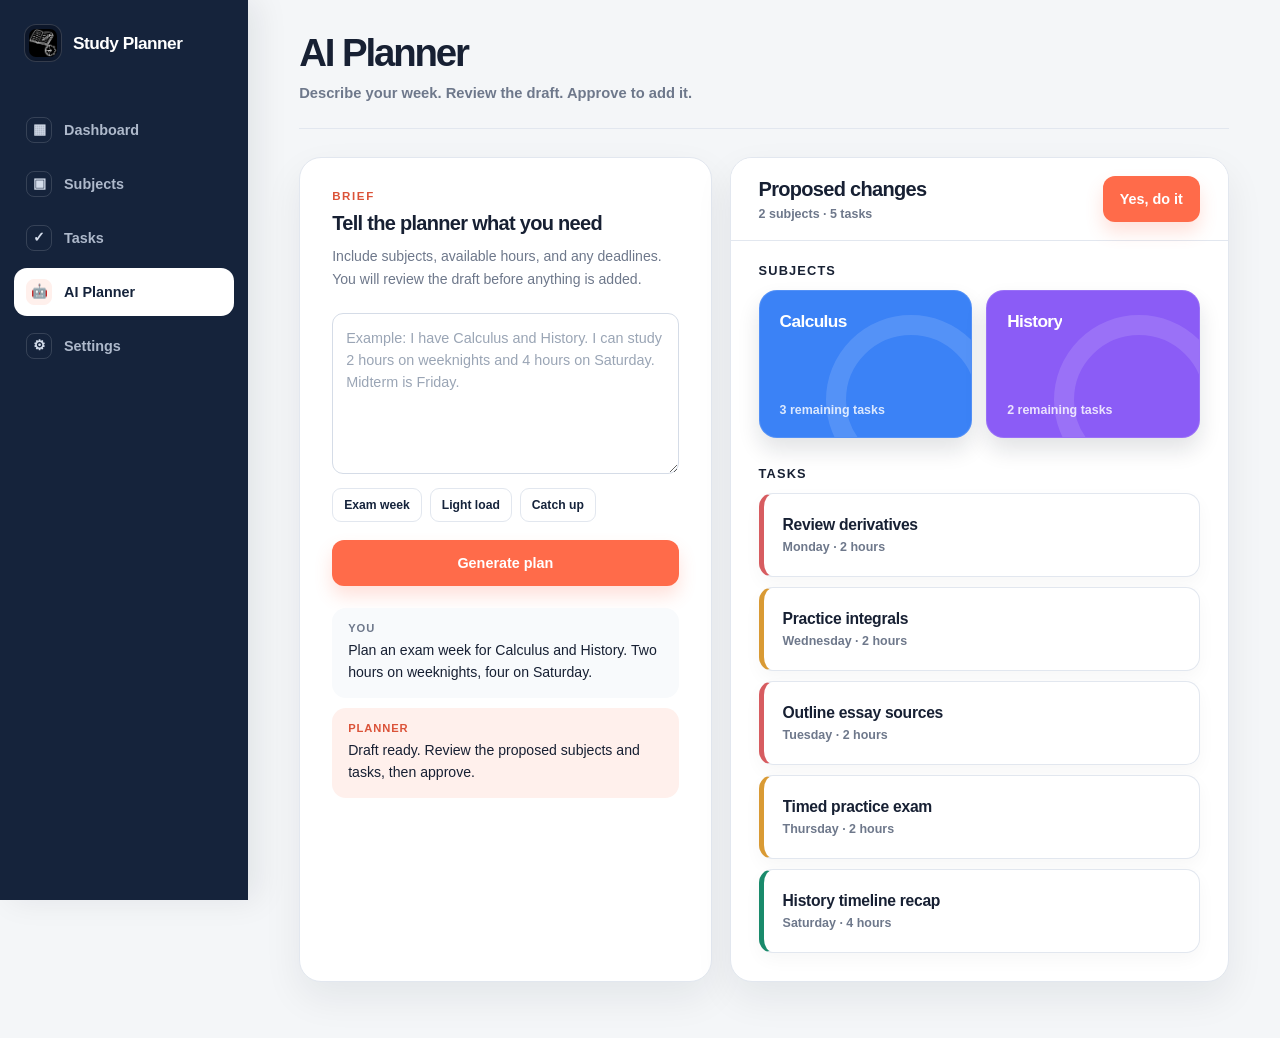
<file: HTML/ai-planner2.html>
<!DOCTYPE html>
<html lang="en">
  <head>
    <meta charset="UTF-8" />
    <meta name="viewport" content="width=device-width, initial-scale=1.0" />
    <meta name="theme-color" content="#15233b" />
    <title>AI Planner | Study Planner</title>
    <link
      rel="icon"
      type="image/png"
      sizes="16x16"
      href="../Assets/favicon.png"
    />
    <link rel="stylesheet" href="../CSS/app-shell.css?v=3" />
    <link rel="stylesheet" href="../CSS/ai-planner-style.css?v=1" />
  </head>
  <body>
    <nav id="sidebar" aria-label="Main navigation">
      <div id="brand">
        <img src="../Assets/icon.png" alt="" class="website-logo" />
        <a href="index.html" id="website-name">Study Planner</a>
      </div>

      <ul id="nav-list">
        <li class="nav-item">
          <a href="dashboard.html" class="nav-link"
            ><span class="nav-icon" aria-hidden="true">&#9638;</span
            ><span>Dashboard</span></a
          >
        </li>
        <li class="nav-item">
          <a href="subject-management.html" class="nav-link"
            ><span class="nav-icon" aria-hidden="true">&#9635;</span
            ><span>Subjects</span></a
          >
        </li>
        <li class="nav-item">
          <a href="task-management.html" class="nav-link"
            ><span class="nav-icon" aria-hidden="true">&#10003;</span
            ><span>Tasks</span></a
          >
        </li>
        <li class="nav-item">
          <a
            href="ai-planner2.html"
            class="nav-link active"
            aria-current="page"
            ><span class="nav-icon" aria-hidden="true">&#129302;</span
            ><span>AI Planner</span></a
          >
        </li>
        <li class="nav-item">
          <a href="settings.html" class="nav-link"
            ><span class="nav-icon" aria-hidden="true">&#9881;</span
            ><span>Settings</span></a
          >
        </li>
      </ul>
    </nav>

    <main id="main-content">
      <header id="top">
        <div id="page-title">
          <h1>AI Planner</h1>
          <p>
            Describe your week. Review the draft. Approve to add it.
          </p>
        </div>
      </header>

      <section id="ai-workspace" aria-label="AI planner workspace">
        <section id="ai-composer" aria-label="Plan brief">
          <p class="ai-kicker">Brief</p>
          <h2>Tell the planner what you need</h2>
          <p class="ai-help">
            Include subjects, available hours, and any deadlines. You will
            review the draft before anything is added.
          </p>

          <label class="visually-hidden" for="ai-prompt">Plan brief</label>
          <textarea
            id="ai-prompt"
            name="ai-prompt"
            rows="6"
            placeholder="Example: I have Calculus and History. I can study 2 hours on weeknights and 4 hours on Saturday. Midterm is Friday."
          ></textarea>

          <div class="ai-chips" role="group" aria-label="Quick prompts">
            <button type="button" class="ai-chip">Exam week</button>
            <button type="button" class="ai-chip">Light load</button>
            <button type="button" class="ai-chip">Catch up</button>
          </div>

          <button id="generate-plan-btn" type="button">Generate plan</button>

          <div id="ai-thread" aria-live="polite">
            <p class="ai-thread-empty">
              No draft yet. Write a brief and generate a plan to start a
              conversation here.
            </p>
            <article class="ai-message ai-message-user">
              <h3>You</h3>
              <p>
                Plan an exam week for Calculus and History. Two hours on
                weeknights, four on Saturday.
              </p>
            </article>
            <article class="ai-message ai-message-assistant">
              <h3>Planner</h3>
              <p>Draft ready. Review the proposed subjects and tasks, then approve.</p>
            </article>
          </div>
        </section>

        <section id="ai-preview" aria-label="Proposed plan">
          <div id="ai-preview-bar">
            <div id="ai-preview-heading">
              <h2>Proposed changes</h2>
              <p>2 subjects · 5 tasks</p>
            </div>
            <button id="approve-plan-btn" type="button">Yes, do it</button>
          </div>

          <div id="ai-preview-body">
            <p class="no-task-notification ai-preview-empty">
              Generate a plan to preview subjects and tasks here.
            </p>

            <section id="proposed-subjects" aria-label="Proposed subjects">
              <h3 class="ai-preview-label">Subjects</h3>
              <div id="subjects">
                <article
                  class="subject-card"
                  style="--subject-color: #3b82f6"
                >
                  <h3>Calculus</h3>
                  <p>3 remaining tasks</p>
                </article>
                <article
                  class="subject-card"
                  style="--subject-color: #8b5cf6"
                >
                  <h3>History</h3>
                  <p>2 remaining tasks</p>
                </article>
              </div>
            </section>

            <section id="proposed-tasks" aria-label="Proposed tasks">
              <h3 class="ai-preview-label">Tasks</h3>
              <div id="tasks">
                <article class="task-card priority-high">
                  <div class="task-info">
                    <p class="task-title">Review derivatives</p>
                    <p class="task-deadline">Monday · 2 hours</p>
                  </div>
                </article>
                <article class="task-card priority-medium">
                  <div class="task-info">
                    <p class="task-title">Practice integrals</p>
                    <p class="task-deadline">Wednesday · 2 hours</p>
                  </div>
                </article>
                <article class="task-card priority-high">
                  <div class="task-info">
                    <p class="task-title">Outline essay sources</p>
                    <p class="task-deadline">Tuesday · 2 hours</p>
                  </div>
                </article>
                <article class="task-card priority-medium">
                  <div class="task-info">
                    <p class="task-title">Timed practice exam</p>
                    <p class="task-deadline">Thursday · 2 hours</p>
                  </div>
                </article>
                <article class="task-card priority-low">
                  <div class="task-info">
                    <p class="task-title">History timeline recap</p>
                    <p class="task-deadline">Saturday · 4 hours</p>
                  </div>
                </article>
              </div>
            </section>
          </div>
        </section>
      </section>
    </main>
  </body>
</html>
</file>
<file: CSS/app-shell.css>
:root {
  --navy-950: #0d172a;
  --navy-900: #15233b;
  --navy-800: #1e3353;
  --ink: #172033;
  --muted: #6e788b;
  --canvas: #f4f6f8;
  --panel: #ffffff;
  --line: #e2e7ef;
  --accent: #ff6b4a;
  --accent-dark: #db5339;
  --accent-soft: #fff0ec;
  --success: #198a6b;
  --danger: #c84e54;
  --radius: 18px;
  --shadow: 0 16px 38px rgba(15, 23, 42, 0.07);
}

* {
  box-sizing: border-box;
}

html {
  min-width: 320px;
  scroll-behavior: smooth;
}

body {
  margin: 0;
  min-width: 320px;
  min-height: 100dvh;
  background: var(--canvas);
  color: var(--ink);
  font-family: "Avenir Next", "Segoe UI", sans-serif;
  -webkit-font-smoothing: antialiased;
}

button,
input,
select {
  font: inherit;
}

button,
a,
input,
select {
  -webkit-tap-highlight-color: transparent;
}

a:focus-visible,
button:focus-visible,
input:focus-visible,
select:focus-visible {
  outline: 3px solid rgba(255, 107, 74, 0.4);
  outline-offset: 3px;
}

#sidebar {
  position: fixed;
  inset: 0 auto 0 0;
  z-index: 10;
  width: 248px;
  min-height: 100dvh;
  padding: 24px 14px;
  background: var(--navy-900);
  color: #ffffff;
  box-shadow: 10px 0 30px rgba(15, 23, 42, 0.08);
}

#sidebar #brand {
  display: flex;
  align-items: center;
  justify-content: flex-start;
  gap: 11px;
  padding: 0 10px;
}

#sidebar .website-logo {
  width: 38px;
  height: 38px;
  padding: 4px;
  object-fit: contain;
  border: 1px solid rgba(255, 255, 255, 0.16);
  border-radius: 12px;
  background: var(--navy-950);
}

#sidebar #website-name {
  color: #ffffff;
  font-size: 1.08rem;
  font-weight: 750;
  letter-spacing: -0.03em;
  text-decoration: none;
  white-space: nowrap;
}

#sidebar #nav-list {
  display: flex;
  flex-direction: column;
  gap: 6px;
  margin: 44px 0 0;
  padding: 0;
  list-style: none;
}

#sidebar .nav-item {
  margin: 0;
  list-style: none;
}

#sidebar .nav-link {
  display: flex;
  align-items: center;
  gap: 12px;
  min-height: 48px;
  padding: 10px 12px;
  border-radius: 13px;
  color: #aeb9cb;
  font-size: 0.9rem;
  font-weight: 600;
  text-decoration: none;
  transition: background-color 180ms ease, color 180ms ease,
    transform 180ms ease;
}

#sidebar .nav-link:hover {
  background: rgba(255, 255, 255, 0.08);
  color: #ffffff;
  transform: translateX(2px);
}

#sidebar .nav-link.active {
  background: #ffffff;
  color: var(--navy-900);
  font-weight: 750;
}

.nav-icon {
  display: inline-grid;
  flex: 0 0 26px;
  width: 26px;
  height: 26px;
  place-items: center;
  border: 1px solid rgba(255, 255, 255, 0.14);
  border-radius: 8px;
  color: #d4ddeb;
  font-size: 0.85rem;
  line-height: 1;
}

#sidebar .nav-link.active .nav-icon {
  border-color: var(--accent-soft);
  background: var(--accent-soft);
  color: var(--accent-dark);
}

#main-content {
  width: calc(100% - 248px);
  min-height: 100dvh;
  margin-left: 248px;
  padding: 34px clamp(20px, 4vw, 58px) 56px;
  background: var(--canvas);
}

#main-content > * {
  width: 100%;
  max-width: 1180px;
  margin-right: auto;
  margin-left: auto;
}

#top {
  display: flex;
  align-items: center;
  justify-content: space-between;
  gap: 24px;
  margin-bottom: 28px;
  padding: 0 0 24px;
  border-bottom: 1px solid var(--line);
}

#page-title {
  color: var(--ink);
}

#page-title h1 {
  margin: 0;
  font-size: clamp(1.8rem, 3vw, 2.65rem);
  font-weight: 780;
  letter-spacing: -0.055em;
  line-height: 1;
}

#add-subject,
#add-task {
  display: inline-flex;
  align-items: center;
  justify-content: center;
  gap: 8px;
  min-height: 46px;
  margin: 0;
  padding: 0 17px;
  border: 0;
  border-radius: 12px;
  background: var(--accent);
  color: #ffffff;
  font-size: 0.9rem;
  font-weight: 750;
  cursor: pointer;
  box-shadow: 0 10px 18px rgba(255, 107, 74, 0.2);
  transition: background-color 180ms ease, box-shadow 180ms ease,
    transform 180ms ease;
}

#add-subject:hover,
#add-task:hover {
  background: var(--accent-dark);
  box-shadow: 0 13px 24px rgba(255, 107, 74, 0.26);
  transform: translateY(-1px);
}

#add-subject:active,
#add-task:active,
#save-btn:active,
#logout-btn:active {
  transform: translateY(1px) scale(0.98);
}

#holiday {
  position: relative;
  isolation: isolate;
  min-height: 148px;
  overflow: hidden;
  padding: 28px 30px;
  border-radius: var(--radius);
  background: linear-gradient(125deg, var(--navy-900), var(--navy-800));
  color: #ffffff;
  box-shadow: var(--shadow);
}

#holiday::after {
  position: absolute;
  z-index: -1;
  inset: 0 0 0 52%;
  content: "";
  background: url("../Assets/hero-section-background.png") center / cover;
  opacity: 0.13;
  mix-blend-mode: screen;
}

#holiday h1,
#holiday h2,
#holiday p {
  position: relative;
  z-index: 1;
  margin: 0;
}

#holiday h1 {
  margin-bottom: 13px;
  color: #ffb4a4;
  font-size: 0.72rem;
  font-weight: 800;
  letter-spacing: 0.13em;
  text-transform: uppercase;
}

#holiday h2 {
  max-width: 620px;
  font-size: clamp(1.35rem, 2.4vw, 2rem);
  font-weight: 760;
  letter-spacing: -0.045em;
}

#holiday p {
  margin-top: 8px;
  color: #d8e0ec;
  font-size: 0.92rem;
}

#subjects-title,
#task-title {
  display: flex;
  align-items: baseline;
  justify-content: space-between;
  gap: 16px;
  margin-top: 40px;
  margin-bottom: 16px;
}

#subjects-title h1,
#task-title h1 {
  margin: 0;
  color: var(--ink);
  font-size: 1.25rem;
  font-weight: 780;
  letter-spacing: -0.035em;
}

#task-title h3 {
  margin: 0;
  color: var(--muted);
  font-size: 0.82rem;
  font-weight: 700;
}

#subjects,
#subjects-container {
  display: grid;
  grid-template-columns: repeat(auto-fill, minmax(190px, 1fr));
  gap: 14px;
}

.subject-card {
  position: relative;
  display: flex;
  min-height: 148px;
  width: auto;
  flex-direction: column;
  align-items: flex-start;
  justify-content: space-between;
  overflow: hidden;
  padding: 20px;
  border: 1px solid rgba(255, 255, 255, 0.12);
  border-radius: var(--radius);
  background: var(--subject-color, var(--navy-800));
  color: #ffffff;
  box-shadow: 0 12px 22px rgba(15, 23, 42, 0.12);
  cursor: default;
  transition: transform 180ms ease, box-shadow 180ms ease;
}

.subject-card::after {
  position: absolute;
  right: -25px;
  bottom: -48px;
  width: 130px;
  height: 130px;
  border: 20px solid rgba(255, 255, 255, 0.13);
  border-radius: 50%;
  content: "";
}

.subject-card:hover {
  box-shadow: 0 16px 28px rgba(15, 23, 42, 0.16);
  transform: translateY(-3px);
}

.subject-card h3,
.subject-card p {
  position: relative;
  z-index: 1;
  margin: 0;
}

.subject-card h3 {
  max-width: 100%;
  overflow: hidden;
  font-size: 1.08rem;
  font-weight: 780;
  letter-spacing: -0.035em;
  text-overflow: ellipsis;
  white-space: nowrap;
}

.subject-card p {
  color: rgba(255, 255, 255, 0.82);
  font-size: 0.78rem;
  font-weight: 650;
}

#tasks,
#tasks-container {
  display: flex;
  flex-direction: column;
  gap: 20px;
}

.tasks-group,
.tasks-category {
  display: flex;
  flex-direction: column;
  gap: 10px;
}

.tasks-group:empty,
.tasks-category:empty {
  display: none;
}

.task-group-heading {
  display: flex;
  align-items: center;
  justify-content: space-between;
  padding-bottom: 4px;
  color: var(--ink);
  font-size: 0.8rem;
  font-weight: 800;
  letter-spacing: 0.09em;
  text-transform: uppercase;
}

.task-count {
  color: var(--muted);
  font-size: 0.72rem;
  letter-spacing: 0;
}

.task-card {
  display: flex;
  align-items: center;
  justify-content: space-between;
  gap: 18px;
  width: 100%;
  min-height: 84px;
  margin: 0;
  padding: 17px 19px;
  border: 1px solid var(--line);
  border-left: 5px solid var(--priority-color, var(--accent));
  border-radius: 14px;
  background: var(--panel) !important;
  box-shadow: 0 7px 18px rgba(15, 23, 42, 0.035);
  color: var(--ink);
  transition: border-color 180ms ease, box-shadow 180ms ease,
    transform 180ms ease, opacity 180ms ease;
}

.task-card:hover {
  border-color: #cfd7e3;
  box-shadow: 0 12px 25px rgba(15, 23, 42, 0.075);
  transform: translateY(-2px);
}

#high-priority,
.priority-high {
  --priority-color: #d75c60;
}

#medium-priority,
.priority-medium {
  --priority-color: #d99a34;
}

#low-priority,
.priority-low {
  --priority-color: var(--success);
}

.task-info {
  display: flex;
  min-width: 0;
  flex-direction: column;
  gap: 6px;
}

.task-title {
  margin: 0;
  overflow: hidden;
  color: var(--ink);
  font-size: 0.98rem;
  font-weight: 780;
  letter-spacing: -0.018em;
  text-overflow: ellipsis;
  white-space: nowrap;
}

.task-deadline {
  margin: 0;
  color: var(--muted);
  font-size: 0.78rem;
  font-weight: 600;
}

.complete-task-checkbox {
  flex: 0 0 auto;
  width: 22px;
  height: 22px;
  margin: 0;
  border: 1.5px solid #bdc7d6;
  border-radius: 7px;
  background: #ffffff;
  appearance: none;
  cursor: pointer;
  transition: background 160ms ease, border-color 160ms ease,
    transform 160ms ease;
}

.complete-task-checkbox:hover {
  border-color: var(--accent);
}

.complete-task-checkbox:checked {
  position: relative;
  border-color: var(--success);
  background: var(--success);
  transform: scale(0.96);
}

.complete-task-checkbox:checked::after {
  position: absolute;
  top: 2px;
  left: 6px;
  width: 5px;
  height: 10px;
  border: solid #ffffff;
  border-width: 0 2px 2px 0;
  content: "";
  transform: rotate(45deg);
}

.task-card.completed {
  opacity: 0;
  transform: translateX(20px);
}

.no-task-notification {
  margin: 0;
  padding: 30px;
  border: 1px dashed #cbd4e1;
  border-radius: var(--radius);
  background: rgba(255, 255, 255, 0.64);
  color: var(--muted);
  font-size: 0.94rem;
  line-height: 1.6;
  text-align: center;
}

#second-layer-content {
  max-width: 760px;
  padding: clamp(24px, 4vw, 42px);
  border: 1px solid var(--line);
  border-radius: 22px;
  background: var(--panel);
  box-shadow: var(--shadow);
}

#second-layer-content #page-title {
  width: 100%;
  margin-bottom: 26px;
  padding-bottom: 22px;
  border-bottom: 1px solid var(--line);
}

.informations {
  display: flex;
  align-items: center;
  justify-content: space-between;
  gap: 18px;
  width: 100%;
  margin-bottom: 12px;
  padding: 17px 18px;
  border: 1px solid var(--line);
  border-radius: 14px;
  background: #f8fafc;
}

.informations h1 {
  min-width: 0;
  margin: 0;
  overflow: hidden;
  color: var(--ink);
  font-size: 0.96rem;
  font-weight: 700;
  text-overflow: ellipsis;
  white-space: nowrap;
}

.change-btn {
  flex: 0 0 auto;
  min-height: 34px;
  padding: 0 11px;
  border: 1px solid var(--line);
  border-radius: 9px;
  background: #ffffff;
  color: var(--navy-900);
  font-size: 0.76rem;
  font-weight: 750;
  cursor: pointer;
  transition: border-color 180ms ease, color 180ms ease, background 180ms ease;
}

.change-btn:hover {
  border-color: var(--accent);
  background: var(--accent-soft);
  color: var(--accent-dark);
}

#logout {
  display: flex;
  justify-content: flex-end;
  width: 100%;
  margin-top: 28px;
}

#logout-btn {
  min-height: 42px;
  padding: 0 15px;
  border: 1px solid rgba(200, 78, 84, 0.24);
  border-radius: 11px;
  background: #fff5f5;
  color: var(--danger);
  font-size: 0.86rem;
  font-weight: 750;
  cursor: pointer;
  transition: background 180ms ease, transform 180ms ease;
}

#logout-btn:hover {
  background: #ffe8e8;
}

#modal-overlay {
  position: fixed;
  z-index: 999;
  inset: 0;
  display: flex;
  align-items: center;
  justify-content: center;
  padding: 16px;
  background: rgba(13, 23, 42, 0.58);
  backdrop-filter: blur(7px);
}

#modal-overlay.hidden {
  display: none;
}

#modal {
  width: min(560px, 100%);
  max-height: calc(100dvh - 32px);
  overflow: auto;
  padding: clamp(22px, 4vw, 32px);
  border: 1px solid rgba(255, 255, 255, 0.3);
  border-radius: 20px;
  background: var(--panel);
  box-shadow: 0 24px 70px rgba(5, 12, 27, 0.25);
}

#modal h2 {
  margin: 0 0 9px;
  color: var(--ink);
  font-size: 1.02rem;
  font-weight: 780;
  letter-spacing: -0.02em;
}

#modal h3 {
  margin: 7px 0;
  color: var(--muted);
  font-size: 0.73rem;
  font-weight: 600;
  line-height: 1.45;
}

#modal input,
#modal select {
  width: 100%;
  min-height: 46px;
  margin-bottom: 22px;
  padding: 0 13px;
  border: 1px solid #d5dce7;
  border-radius: 11px;
  outline: 0;
  background: #ffffff;
  color: var(--ink);
  font-size: 0.9rem;
  transition: border-color 180ms ease, box-shadow 180ms ease;
}

#modal input::placeholder {
  color: #9aa5b5;
}

#modal input:focus,
#modal select:focus {
  border-color: var(--accent);
  box-shadow: 0 0 0 4px rgba(255, 107, 74, 0.13);
}

.selector {
  width: 100%;
}

.deadline-section {
  display: grid;
  grid-template-columns: 1fr 1fr;
  gap: 12px;
}

#color-recommendation {
  display: grid;
  grid-template-columns: repeat(4, 1fr);
  gap: 10px;
  margin: 3px 0 6px;
}

.color {
  width: 100%;
  height: 42px;
  border: 2px solid transparent;
  border-radius: 11px;
  cursor: pointer;
  transition: transform 160ms ease, border-color 160ms ease;
}

.color:hover,
.color.selected {
  border-color: var(--navy-900);
  transform: translateY(-2px);
}

.color[data-color="#9CA3AF"] {
  background: #9ca3af;
}

.color[data-color="#EF4444"] {
  background: #ef4444;
}

.color[data-color="#F97316"] {
  background: #f97316;
}

.color[data-color="#EAB308"] {
  background: #eab308;
}

.color[data-color="#22C55E"] {
  background: #22c55e;
}

.color[data-color="#3B82F6"] {
  background: #3b82f6;
}

.color[data-color="#8B5CF6"] {
  background: #8b5cf6;
}

.color[data-color="#EC4899"] {
  background: #ec4899;
}

.cancel-save {
  display: flex;
  align-items: center;
  justify-content: flex-end;
  gap: 10px;
  margin-top: 26px;
}

.cancel-save-btn {
  width: auto;
  min-height: 40px;
  padding: 0 14px;
  border: 1px solid var(--line);
  border-radius: 10px;
  background: #ffffff;
  color: var(--muted);
  font-size: 0.82rem;
  font-weight: 750;
  cursor: pointer;
  transition: background 160ms ease, border-color 160ms ease, color 160ms ease,
    transform 160ms ease;
}

.cancel-save-btn:hover {
  border-color: #c0cad8;
  background: #f8fafc;
  color: var(--ink);
}

#del-btn {
  border-color: rgba(200, 78, 84, 0.22);
  background: #fff6f6;
  color: var(--danger);
}

#del-btn:hover {
  border-color: rgba(200, 78, 84, 0.4);
  background: #ffe9e9;
}

#save-btn {
  border-color: var(--accent);
  background: var(--accent);
  color: #ffffff;
  box-shadow: 0 8px 16px rgba(255, 107, 74, 0.18);
}

#save-btn:hover {
  border-color: var(--accent-dark);
  background: var(--accent-dark);
}
.loading {
  display: flex;
  justify-content: center;
  align-items: center;
  padding: 30px;
  color: #888;
}

.error-message {
  text-align: center;
  color: #e74c3c;
  padding: 20px;
}
@media (max-width: 860px) {
  #sidebar {
    position: static;
    width: 100%;
    min-height: auto;
    padding: 14px 14px 10px;
  }

  #sidebar #brand {
    padding: 0 4px 14px;
  }

  #sidebar #nav-list {
    flex-direction: row;
    gap: 6px;
    margin: 0;
    overflow-x: auto;
  }

  #sidebar .nav-item {
    min-width: 0;
    flex: 1 1 0;
  }

  #sidebar .nav-link {
    min-height: 64px;
    flex-direction: column;
    justify-content: center;
    gap: 4px;
    padding: 8px 6px;
    font-size: clamp(0.62rem, 2.2vw, 0.72rem);
    text-align: center;
  }

  #sidebar .nav-link:hover {
    transform: none;
  }

  #main-content {
    width: 100%;
    margin-left: 0;
    padding: 26px 16px 44px;
  }
}

@media (max-width: 560px) {
  #top {
    align-items: flex-start;
    flex-direction: column;
    gap: 16px;
  }

  #add-subject,
  #add-task {
    width: 100%;
  }

  #holiday {
    padding: 23px;
  }

  #subjects-title,
  #task-title {
    margin-top: 30px;
  }

  #subjects,
  #subjects-container {
    grid-template-columns: repeat(2, minmax(0, 1fr));
  }

  .subject-card {
    min-height: 130px;
    padding: 16px;
  }

  .subject-card h3 {
    font-size: 0.95rem;
  }

  .deadline-section {
    grid-template-columns: 1fr;
    gap: 0;
  }

  .cancel-save {
    flex-wrap: wrap;
  }

  .cancel-save-btn {
    flex: 1 1 auto;
  }
}

@media (max-width: 380px) {
  #subjects,
  #subjects-container {
    grid-template-columns: 1fr;
  }
}

@media (prefers-reduced-motion: reduce) {
  *,
  *::before,
  *::after {
    scroll-behavior: auto !important;
    transition-duration: 0.01ms !important;
  }
}
</file>
<file: CSS/ai-planner-style.css>
#main-content:has(#ai-workspace) {
  display: flex;
  flex-direction: column;
}

#page-title p {
  margin: 10px 0 0;
  color: var(--muted);
  font-size: 0.92rem;
  font-weight: 600;
  line-height: 1.5;
}

#ai-workspace {
  display: grid;
  flex: 1 1 auto;
  grid-template-columns: minmax(0, 0.95fr) minmax(0, 1.15fr);
  gap: 18px;
  min-height: 0;
  align-items: stretch;
}

#ai-composer,
#ai-preview {
  min-height: 0;
  border: 1px solid var(--line);
  border-radius: 22px;
  background: var(--panel);
  box-shadow: var(--shadow);
}

#ai-composer {
  display: flex;
  flex-direction: column;
  overflow: auto;
  padding: clamp(22px, 3vw, 32px);
}

.ai-kicker {
  margin: 0 0 10px;
  color: var(--accent-dark);
  font-size: 0.72rem;
  font-weight: 850;
  letter-spacing: 0.14em;
  text-transform: uppercase;
}

#ai-composer h2,
#ai-preview-heading h2 {
  margin: 0;
  color: var(--ink);
  font-size: 1.25rem;
  font-weight: 780;
  letter-spacing: -0.035em;
}

.ai-help {
  margin: 10px 0 22px;
  color: var(--muted);
  font-size: 0.88rem;
  line-height: 1.6;
}

.visually-hidden {
  position: absolute;
  width: 1px;
  height: 1px;
  overflow: hidden;
  clip: rect(0, 0, 0, 0);
  white-space: nowrap;
}

#ai-prompt {
  width: 100%;
  min-height: 160px;
  margin: 0;
  padding: 13px;
  border: 1px solid #d5dce7;
  border-radius: 11px;
  outline: 0;
  resize: vertical;
  background: #ffffff;
  color: var(--ink);
  font: inherit;
  font-size: 0.9rem;
  line-height: 1.55;
  transition: border-color 180ms ease, box-shadow 180ms ease;
}

#ai-prompt::placeholder {
  color: #9aa5b5;
}

#ai-prompt:focus {
  border-color: var(--accent);
  box-shadow: 0 0 0 4px rgba(255, 107, 74, 0.13);
}

.ai-chips {
  display: flex;
  flex-wrap: wrap;
  gap: 8px;
  margin: 14px 0 18px;
}

.ai-chip {
  min-height: 34px;
  padding: 0 11px;
  border: 1px solid var(--line);
  border-radius: 9px;
  background: #ffffff;
  color: var(--navy-900);
  font-size: 0.76rem;
  font-weight: 750;
  cursor: pointer;
  transition: border-color 180ms ease, color 180ms ease, background 180ms ease;
}

.ai-chip:hover {
  border-color: var(--accent);
  background: var(--accent-soft);
  color: var(--accent-dark);
}

#generate-plan-btn,
#approve-plan-btn {
  display: inline-flex;
  align-items: center;
  justify-content: center;
  min-height: 46px;
  margin: 0;
  padding: 0 17px;
  border: 0;
  border-radius: 12px;
  background: var(--accent);
  color: #ffffff;
  font-size: 0.9rem;
  font-weight: 750;
  cursor: pointer;
  box-shadow: 0 10px 18px rgba(255, 107, 74, 0.2);
  transition: background-color 180ms ease, box-shadow 180ms ease,
    transform 180ms ease;
}

#generate-plan-btn {
  width: 100%;
}

#generate-plan-btn:hover,
#approve-plan-btn:hover {
  background: var(--accent-dark);
  box-shadow: 0 13px 24px rgba(255, 107, 74, 0.26);
  transform: translateY(-1px);
}

#generate-plan-btn:active,
#approve-plan-btn:active {
  transform: translateY(1px) scale(0.98);
}

#ai-thread {
  display: flex;
  flex-direction: column;
  gap: 10px;
  margin-top: 22px;
  min-height: 0;
}

.ai-thread-empty {
  display: none;
  margin: 0;
  padding: 18px;
  border: 1px dashed #cbd4e1;
  border-radius: 14px;
  background: rgba(255, 255, 255, 0.64);
  color: var(--muted);
  font-size: 0.88rem;
  line-height: 1.6;
}

.ai-message {
  padding: 14px 16px;
  border-radius: 14px;
}

.ai-message h3 {
  margin: 0 0 6px;
  font-size: 0.7rem;
  font-weight: 800;
  letter-spacing: 0.08em;
  text-transform: uppercase;
}

.ai-message p {
  margin: 0;
  font-size: 0.88rem;
  line-height: 1.55;
}

.ai-message-user {
  background: #f8fafc;
  color: var(--ink);
}

.ai-message-user h3 {
  color: var(--muted);
}

.ai-message-assistant {
  background: var(--accent-soft);
  color: var(--ink);
}

.ai-message-assistant h3 {
  color: var(--accent-dark);
}

#ai-preview {
  display: flex;
  flex-direction: column;
  overflow: auto;
}

#ai-preview-bar {
  position: sticky;
  top: 0;
  z-index: 2;
  display: flex;
  align-items: center;
  justify-content: space-between;
  gap: 16px;
  padding: 18px clamp(18px, 3vw, 28px);
  border-bottom: 1px solid var(--line);
  background: var(--panel);
}

#ai-preview-heading p {
  margin: 6px 0 0;
  color: var(--muted);
  font-size: 0.78rem;
  font-weight: 700;
}

#approve-plan-btn {
  flex: 0 0 auto;
  white-space: nowrap;
}

#ai-preview-body {
  display: flex;
  flex-direction: column;
  gap: 28px;
  padding: 22px clamp(18px, 3vw, 28px) 28px;
}

.ai-preview-empty {
  display: none;
}

.ai-preview-label {
  margin: 0 0 12px;
  color: var(--ink);
  font-size: 0.8rem;
  font-weight: 800;
  letter-spacing: 0.09em;
  text-transform: uppercase;
}

#proposed-subjects #subjects {
  margin: 0;
}

#proposed-tasks #tasks {
  gap: 10px;
}
#proposed-subjects-list {
  display: flex;
  flex-wrap: wrap;
  gap: 12px;
}
@media (max-width: 900px) {
  #ai-workspace {
    grid-template-columns: 1fr;
    flex: 0 0 auto;
    min-height: 0;
  }

  #ai-composer {
    max-height: none;
  }

  #ai-preview {
    max-height: min(70dvh, 720px);
  }

  #ai-preview-bar {
    flex-wrap: wrap;
  }
}

@media (max-width: 560px) {
  #approve-plan-btn {
    width: 100%;
  }
}
</file>
